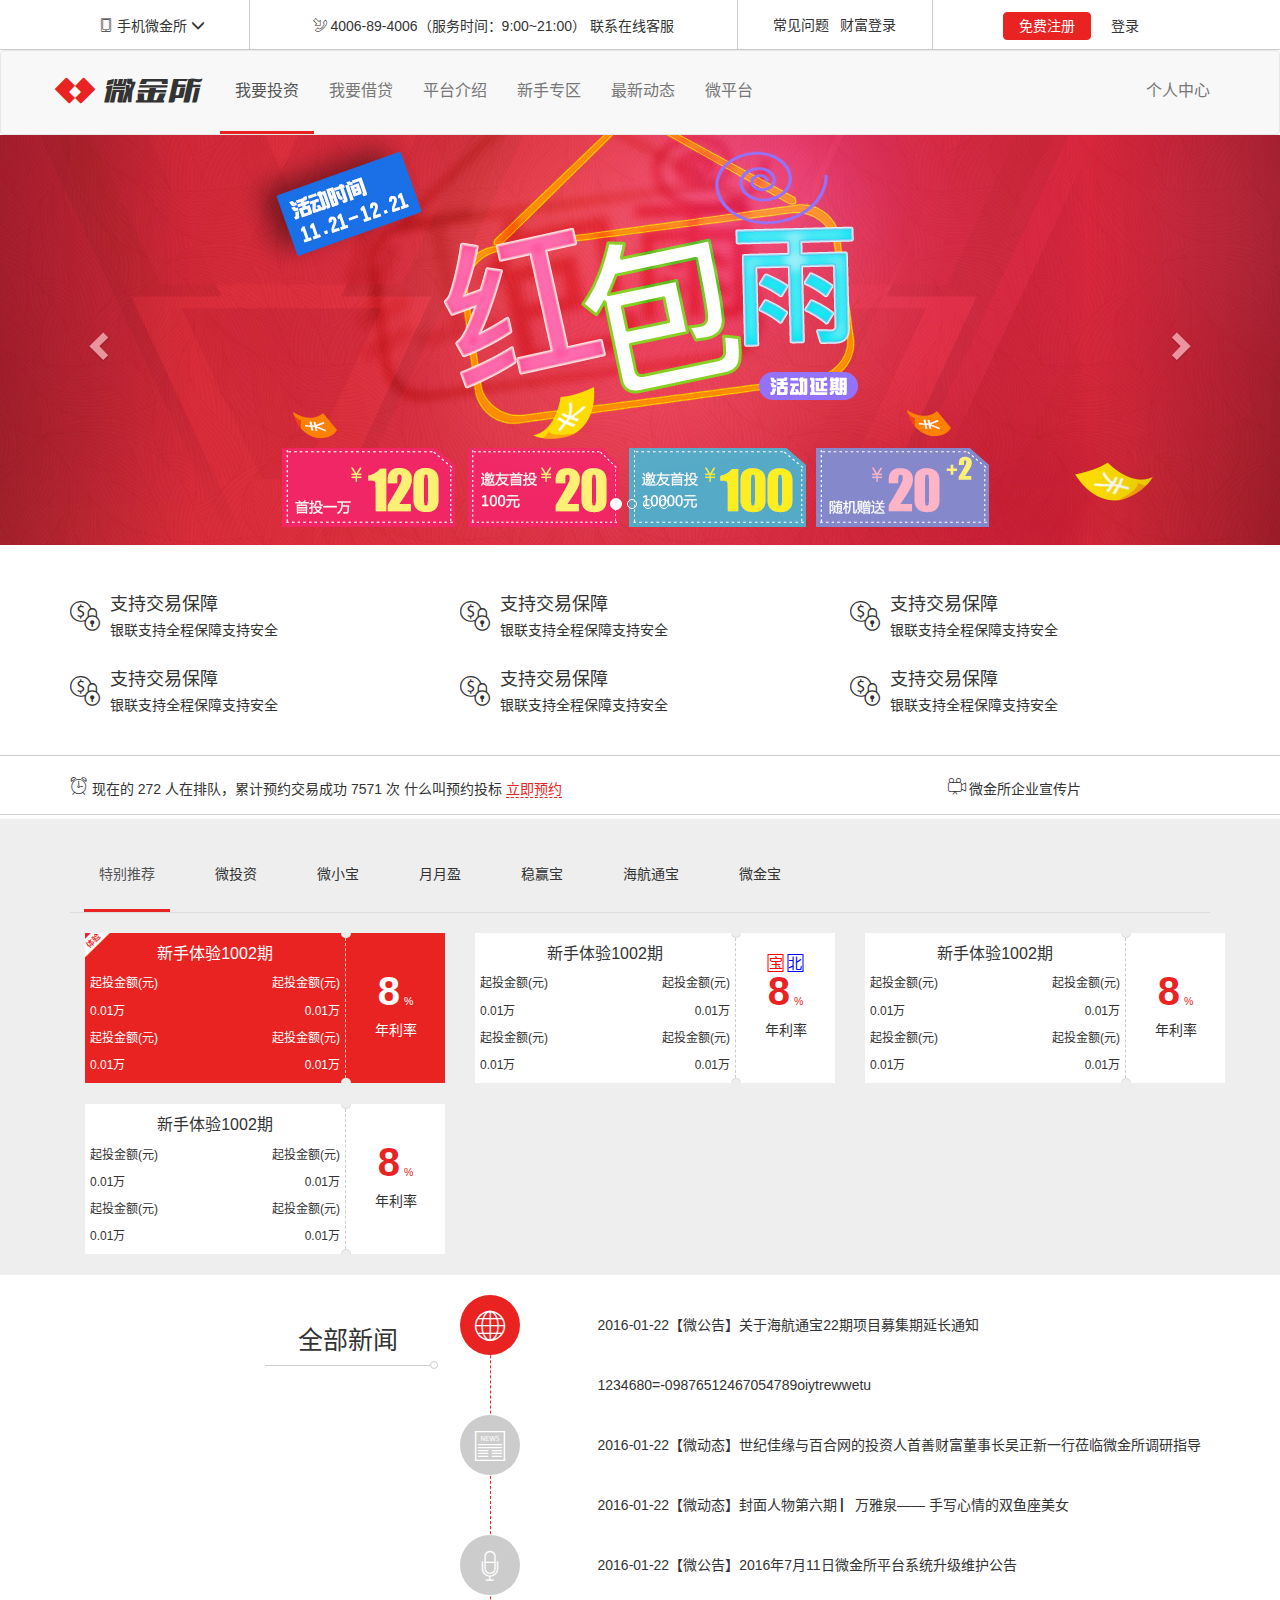
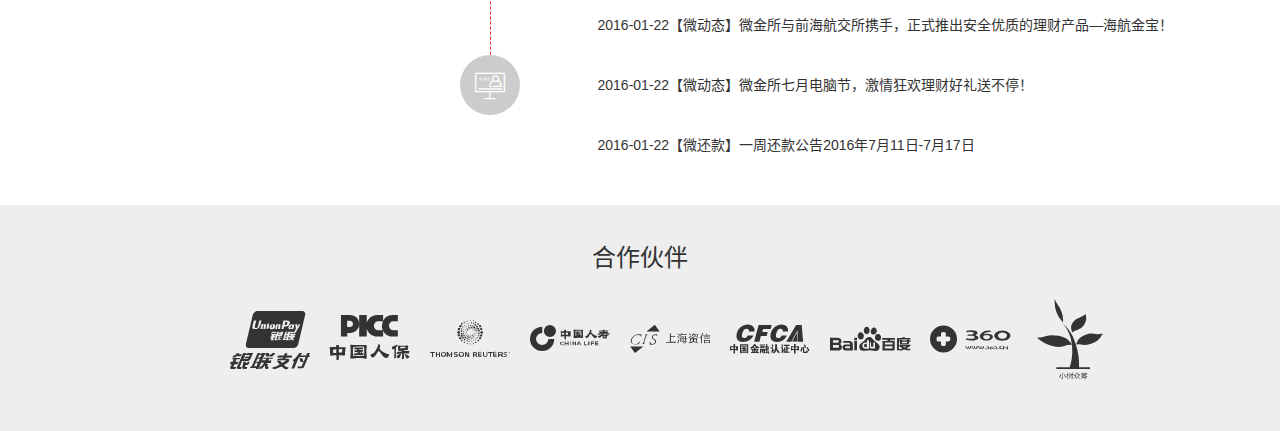
<file: index.html>
<!DOCTYPE html>
<html lang="zh-CN">
<head>
    <meta charset="utf-8">
    <meta http-equiv="X-UA-Compatible" content="IE=edge">
    <meta name="viewport" content="width=device-width, initial-scale=1">
    <title>手机-微金所</title>
    <link href="./lib/bootstrap/css/bootstrap.css" rel="stylesheet">
    <!--引入公共样式文件--字体图标-->
    <link rel="stylesheet" href="./css/base.css">
    <!--引入当前页面的样式文件-->
    <link rel="stylesheet" href="./css/wjs_index.css">

    <!--引入独立的导航条样式-->
    <!--<link rel="stylesheet" href="./css/wjs_nav.css">-->
    <!--[if lt IE 9]>
    <script src="./lib/html5shiv/html5shiv.min.js"></script>
    <script src="./lib/respond/respond.js"></script>

    <![endif]-->


<!--    <link rel="stylesheet" href="css/test.css">
    <link rel="stylesheet/less" href="css/test.less">-->

</head>
<body>

<!--头部块-->
<header class="wjs_header hidden-xs hidden-sm">
    <div class="container">
        <div class="row">
            <div class="col-md-2">
                <a href="javascript:;" class="wjs_code">
                    <span class="wjs_icon wjs_icon_phone"></span>
                    <span>手机微金所</span>
                    <span class="glyphicon glyphicon-menu-down"></span>
                    <img src="./images/code.jpg" alt="">
                </a>
            </div>
            <div class="col-md-5">
                <span class="wjs_icon wjs_icon_tel"></span>
                <a href="javascript:;">4006-89-4006（服务时间：9:00~21:00） 联系在线客服</a>
            </div>
            <div class="col-md-2">
                <a href="javascript:;">常见问题</a>&nbsp;&nbsp;
                <a href="javascript:;">财富登录</a>
            </div>
            <div class="col-md-3">
                <button type="button" class="btn btn-danger">免费注册</button>
                <button type="button" class="btn btn-link">登录</button>
            </div>
        </div>
    </div>
</header>
<!--导航条-->
<nav class="navbar navbar-default wjs_nav">
        <div class="container">
           <div class="row">
            <div class="navbar-header">
                <button type="button" class="navbar-toggle collapsed" data-toggle="collapse" data-target="#bs-example-navbar-collapse-1" aria-expanded="false">
                    <span class="sr-only">Toggle navigation</span>
                    <span class="icon-bar"></span>
                    <span class="icon-bar"></span>
                    <span class="icon-bar"></span>
                </button>
                <a class="navbar-brand" href="#">
                    <span class="wjs_icon wjs_icon_logo"></span>
                    <span class="wjs_icon wjs_icon_text"></span>
                </a>
            </div>
            <div class="collapse navbar-collapse" id="bs-example-navbar-collapse-1">
                <ul class="nav navbar-nav hidden-sm">
                    <li class="active"><a href="#">我要投资 <span class="sr-only">(current)</span></a></li>
                    <li><a href="#">我要借贷</a></li>
                    <li><a href="#">平台介绍</a></li>
                    <li><a href="#">新手专区</a></li>
                    <li><a href="#">最新动态</a></li>
                    <li><a href="#">微平台</a></li>
                </ul>
                <ul class="nav navbar-nav navbar-right">
                    <li><a href="#">个人中心</a></li>
                </ul>
            </div>
           </div>
        </div>
    </nav>
<!--轮播图-->
<div class="wjs_banner">
    <div id="carousel-example-generic" class="carousel slide" data-ride="carousel">
        <!-- Indicators -->
        <ol class="carousel-indicators">
            <li data-target="#carousel-example-generic" data-slide-to="0" class="active"></li>
            <li data-target="#carousel-example-generic" data-slide-to="1"></li>
            <li data-target="#carousel-example-generic" data-slide-to="2"></li>
            <li data-target="#carousel-example-generic" data-slide-to="3"></li>
        </ol>

        <!-- Wrapper for slides -->
        <div class="carousel-inner" role="listbox">
            <div class="item active" data-large-image="./images/slide_01_2000x410.jpg" data-small-image="./images/slide_01_640x340.jpg">
                <!--&lt;!&ndash;移动端&ndash;&gt;
                <a href="javascript:;" class="mobileImg">
                    <img src="./images/slide_01_640x340.jpg" alt="...">
                </a>
                &lt;!&ndash;非移动端&ndash;&gt;
                <a href="javascript:;" class="pcImg" style="background-image: url('./images/slide_01_2000x410.jpg');"></a>-->
            </div>
            <div class="item" data-large-image="./images/slide_02_2000x410.jpg" data-small-image="./images/slide_02_640x340.jpg">

        </div>
                           <div class="item" data-large-image="./images/slide_03_2000x410.jpg" data-small-image="./images/slide_03_640x340.jpg">

            </div>
            <div class="item" data-large-image="./images/slide_04_2000x410.jpg" data-small-image="./images/slide_04_640x340.jpg">

            </div>
        </div>
        <a class="left carousel-control" href="#carousel-example-generic" role="button" data-slide="prev">
            <span class="glyphicon glyphicon-chevron-left" aria-hidden="true"></span>
            <span class="sr-only">Previous</span>
        </a>
        <a class="right carousel-control" href="#carousel-example-generic" role="button" data-slide="next">
            <span class="glyphicon glyphicon-chevron-right" aria-hidden="true"></span>
            <span class="sr-only">Next</span>
        </a>
    </div>
</div>
<!--信息块-->
<div class="wjs_info hidden-xs">
    <div class="container">
        <div class="row">
            <div class="col-sm-6 col-md-4">
                <a href="javascript:;">
                    <div class="media">
                        <span class="media-left wjs_icon wjs_icon_E900"></span>
                        <div class="media-body">
                            <h4 class="media-heading">支持交易保障</h4>
                            <p>银联支持全程保障支持安全</p>
                        </div>
                    </div>
                </a>
            </div>
            <div class="col-sm-6 col-md-4">
                <a href="javascript:;">
                    <div class="media">
                        <span class="media-left wjs_icon wjs_icon_E900"></span>
                        <div class="media-body">
                            <h4 class="media-heading">支持交易保障</h4>
                            <p>银联支持全程保障支持安全</p>
                        </div>
                    </div>
                </a>
            </div>
            <div class="col-sm-6 col-md-4">
                <a href="javascript:;">
                    <div class="media">
                        <span class="media-left wjs_icon wjs_icon_E900"></span>
                        <div class="media-body">
                            <h4 class="media-heading">支持交易保障</h4>
                            <p>银联支持全程保障支持安全</p>
                        </div>
                    </div>
                </a>
            </div>
            <div class="col-sm-6 col-md-4">
                <a href="javascript:;">
                    <div class="media">
                        <span class="media-left wjs_icon wjs_icon_E900"></span>
                        <div class="media-body">
                            <h4 class="media-heading">支持交易保障</h4>
                            <p>银联支持全程保障支持安全</p>
                        </div>
                    </div>
                </a>
            </div>
            <div class="col-sm-6 col-md-4">
                <a href="javascript:;">
                    <div class="media">
                        <span class="media-left wjs_icon wjs_icon_E900"></span>
                        <div class="media-body">
                            <h4 class="media-heading">支持交易保障</h4>
                            <p>银联支持全程保障支持安全</p>
                        </div>
                    </div>
                </a>
            </div>
            <div class="col-sm-6 col-md-4">
                <a href="javascript:;">
                    <div class="media">
                        <span class="media-left wjs_icon wjs_icon_E900"></span>
                        <div class="media-body">
                            <h4 class="media-heading">支持交易保障</h4>
                            <p>银联支持全程保障支持安全</p>
                        </div>
                    </div>
                </a>
            </div>
        </div>
    </div>
</div>
<!--预约块-->
<div class="wjs_reverse hidden-xs">
    <div class="container">
        <div class="row">
            <div class="col-sm-9">
                <span class="wjs_icon wjs_icon_E906"></span>
                现在的 272 人在排队，累计预约交易成功 7571 次
                <a href="javascript:;">什么叫预约投标</a>
                <a href="javascript:;" class="reverse_now">立即预约</a>
            </div>
            <div class="col-sm-3">
                <span class="wjs_icon wjs_icon_E905"></span>
                <a href="javascript:;">微金所企业宣传片</a>
            </div>
        </div>
    </div>
</div>
<!--产品块-->
<div class="wjs_product">
    <div class="container">
        <div class="tabs_parent">
            <ul class="nav nav-tabs" role="tablist">
                <li role="presentation" class="active"><a href="#p1" aria-controls="p1" role="tab" data-toggle="tab">特别推荐</a></li>
                <li role="presentation"><a href="#p2" aria-controls="p2" role="tab" data-toggle="tab">微投资</a></li>
                <li role="presentation"><a href="#p3" aria-controls="p3" role="tab" data-toggle="tab">微小宝</a></li>
                <li role="presentation"><a href="#p4" aria-controls="p4" role="tab" data-toggle="tab">月月盈</a></li>
                <li role="presentation"><a href="#p5" aria-controls="p5" role="tab" data-toggle="tab">稳赢宝</a></li>
                <li role="presentation"><a href="#p6" aria-controls="p6" role="tab" data-toggle="tab">海航通宝</a></li>
                <li role="presentation"><a href="#p7" aria-controls="p7" role="tab" data-toggle="tab">微金宝</a></li>
            </ul>
        </div>
        <div class="tab-content">
            <div role="tabpanel" class="tab-pane active" id="p1">
                <div class="container">
                    <div class="row">
                        <div class="col-xs-12 col-sm-6 col-md-4">
                            <div class="wjs_pBox active">
                                <div class="wjs_pLeft">
                                    <p>新手体验1002期</p>
                                    <div class="row">
                                        <div class="col-xs-6">
                                            <p>起投金额(元)</p>
                                            <p>0.01万</p>
                                        </div>
                                        <div class="col-xs-6">
                                            <p>起投金额(元)</p>
                                            <p>0.01万</p>
                                        </div>
                                        <div class="col-xs-6">
                                            <p>起投金额(元)</p>
                                            <p>0.01万</p>
                                        </div>
                                        <div class="col-xs-6">
                                            <p>起投金额(元)</p>
                                            <p>0.01万</p>
                                        </div>
                                    </div>
                                </div>
                                <div class="wjs_pRight">
                                    <b>8</b>
                                    <sub>%</sub>
                                    <p>年利率</p>
                                </div>
                            </div>
                        </div>
                        <div class="col-xs-12 col-sm-6 col-md-4">
                            <div class="wjs_pBox">
                                <div class="wjs_pLeft">
                                    <p>新手体验1002期</p>
                                    <div class="row">
                                        <div class="col-xs-6">
                                            <p>起投金额(元)</p>
                                            <p>0.01万</p>
                                        </div>
                                        <div class="col-xs-6">
                                            <p>起投金额(元)</p>
                                            <p>0.01万</p>
                                        </div>
                                        <div class="col-xs-6">
                                            <p>起投金额(元)</p>
                                            <p>0.01万</p>
                                        </div>
                                        <div class="col-xs-6">
                                            <p>起投金额(元)</p>
                                            <p>0.01万</p>
                                        </div>
                                    </div>
                                </div>
                                <div class="wjs_pRight">
                                    <div class="wjs_tip">
                                        <!--<span>宝</span>-->
                                        <!--type="button":说明当前工具提示的类型，类型默认是按钮，如果不需要，可以修改为其它任意的元素类型-->
                                        <!--data-toggle="tooltip":说明当前插件/组件是一工具提示-->
                                        <!--data-placement="top"：提示出现的位置-->
                                        <!--title="提示文本"-->
                                        <span data-toggle="tooltip" data-placement="top" title="微金宝">宝</span>

                                        <span data-toggle="tooltip" data-placement="top" title="北京市">北</span>
                                    </div>
                                    <b>8</b>
                                    <sub>%</sub>
                                    <p>年利率</p>
                                </div>
                            </div>
                        </div>
                        <div class="col-xs-12 col-sm-6 col-md-4">
                            <div class="wjs_pBox">
                                <div class="wjs_pLeft">
                                    <p>新手体验1002期</p>
                                    <div class="row">
                                        <div class="col-xs-6">
                                            <p>起投金额(元)</p>
                                            <p>0.01万</p>
                                        </div>
                                        <div class="col-xs-6">
                                            <p>起投金额(元)</p>
                                            <p>0.01万</p>
                                        </div>
                                        <div class="col-xs-6">
                                            <p>起投金额(元)</p>
                                            <p>0.01万</p>
                                        </div>
                                        <div class="col-xs-6">
                                            <p>起投金额(元)</p>
                                            <p>0.01万</p>
                                        </div>
                                    </div>
                                </div>
                                <div class="wjs_pRight">
                                    <b>8</b>
                                    <sub>%</sub>
                                    <p>年利率</p>
                                </div>
                            </div>
                        </div>
                        <div class="col-xs-12 col-sm-6 col-md-4">
                            <div class="wjs_pBox">
                                <div class="wjs_pLeft">
                                    <p>新手体验1002期</p>
                                    <div class="row">
                                        <div class="col-xs-6">
                                            <p>起投金额(元)</p>
                                            <p>0.01万</p>
                                        </div>
                                        <div class="col-xs-6">
                                            <p>起投金额(元)</p>
                                            <p>0.01万</p>
                                        </div>
                                        <div class="col-xs-6">
                                            <p>起投金额(元)</p>
                                            <p>0.01万</p>
                                        </div>
                                        <div class="col-xs-6">
                                            <p>起投金额(元)</p>
                                            <p>0.01万</p>
                                        </div>
                                    </div>
                                </div>
                                <div class="wjs_pRight">
                                    <b>8</b>
                                    <sub>%</sub>
                                    <p>年利率</p>
                                </div>
                            </div>
                        </div>
                    </div>
                </div>
            </div>
            <div role="tabpanel" class="tab-pane" id="p2">2</div>
            <div role="tabpanel" class="tab-pane" id="p3">3</div>
            <div role="tabpanel" class="tab-pane" id="p4">4</div>
            <div role="tabpanel" class="tab-pane" id="p5">5</div>
            <div role="tabpanel" class="tab-pane" id="p6">6</div>
            <div role="tabpanel" class="tab-pane" id="p7">7</div>
        </div>
    </div>
</div>
<!--新闻块-->
<div class="wjs_news">
    <div class="container">
        <div class="row">
            <div class="col-md-2 col-md-offset-2">
                <h3 class="wjs_nTitle">全部新闻</h3>
            </div>
            <div class="col-md-1">
                <div class="wjs_newsLine hidden-xs hidden-sm"></div>
                <ul class="nav nav-tabs" role="tablist">
                    <li role="presentation" class="active"><a href="#home" aria-controls="home" role="tab" data-toggle="tab"><span class="wjs_icon wjs_icon_new01"></span></a></li>
                    <li role="presentation"><a href="#profile" aria-controls="profile" role="tab" data-toggle="tab"><span class="wjs_icon wjs_icon_new02"></span></a></li>
                    <li role="presentation"><a href="#messages" aria-controls="messages" role="tab" data-toggle="tab"><span class="wjs_icon wjs_icon_new03"></span></a></li>
                    <li role="presentation"><a href="#settings" aria-controls="settings" role="tab" data-toggle="tab"><span class="wjs_icon wjs_icon_new04"></span></a></li>
                </ul>
            </div>
            <div class="col-md-7">
                <div class="tab-content">
                    <div role="tabpanel" class="tab-pane active" id="home">
                        <ul class="wjs_newslist">
                            <li>
                                <a href="">
                                    <span class="hidden-xs">2016-01-22</span>【微公告】关于海航通宝22期项目募集期延长通知1234680=-09876512467054789oiytrewwetu
                                </a>
                            </li>
                            <li>
                                <a href="">
                                    <span class="hidden-xs">2016-01-22</span>【微动态】世纪佳缘与百合网的投资人首善财富董事长吴正新一行莅临微金所调研指导
                                </a>
                            </li>
                            <li>
                                <a href="">
                                    <span class="hidden-xs">2016-01-22</span>【微动态】封面人物第六期 ▏万雅泉—— 手写心情的双鱼座美女
                                </a>
                            </li>
                            <li>
                                <a href="">
                                    <span class="hidden-xs">2016-01-22</span>【微公告】2016年7月11日微金所平台系统升级维护公告
                                </a>
                            </li>
                            <li>
                                <a href="">
                                    <span class="hidden-xs">2016-01-22</span>【微动态】微金所与前海航交所携手，正式推出安全优质的理财产品—海航金宝！
                                </a>
                            </li>
                            <li>
                                <a href="">
                                    <span class="hidden-xs">2016-01-22</span>【微动态】微金所七月电脑节，激情狂欢理财好礼送不停！
                                </a>
                            </li>
                            <li>
                                <a href="">
                                    <span class="hidden-xs">2016-01-22</span>【微还款】一周还款公告2016年7月11日-7月17日
                                </a>
                            </li>
                        </ul>

                    </div>
                    <div role="tabpanel" class="tab-pane" id="profile">2</div>
                    <div role="tabpanel" class="tab-pane" id="messages">3</div>
                    <div role="tabpanel" class="tab-pane" id="settings">4</div>
                </div>
            </div>
        </div>
    </div>
</div>
<!--合作伙伴-->
<footer class="wjs_partner">
    <div class="container">
        <h3>合作伙伴</h3>
        <ul>
            <li class="text-center">
                <a href="javascript:;" class="wjs_icon wjs_icon_partner01"></a>
            </li>
            <li>
                <a href="javascript:;" class="wjs_icon wjs_icon_partner02"></a>
            </li>
            <li>
                <a href="javascript:;" class="wjs_icon wjs_icon_partner03"></a>
            </li>
            <li>
                <a href="javascript:;" class="wjs_icon wjs_icon_partner04"></a>
            </li>
            <li>
                <a href="javascript:;" class="wjs_icon wjs_icon_partner05"></a>
            </li>
            <li>
                <a href="javascript:;" class="wjs_icon wjs_icon_partner06"></a>
            </li>
            <li>
                <a href="javascript:;" class="wjs_icon wjs_icon_partner07"></a>
            </li>
            <li>
                <a href="javascript:;" class="wjs_icon wjs_icon_partner08"></a>
            </li>
            <li>
                <a href="javascript:;" class="wjs_icon wjs_icon_partner09"></a>
            </li>
        </ul>
    </div>
</footer>

<script src="./lib/jquery/jquery.min.js"></script>
<script src="./lib/bootstrap/js/bootstrap.min.js"></script>
<!--引入滑动插件-->
<script src="./js/iscroll.js"></script>
<!--引入轮播图的js文件-->
<script src="./js/wjs-index.js"></script>
</body>
</html>
</file>
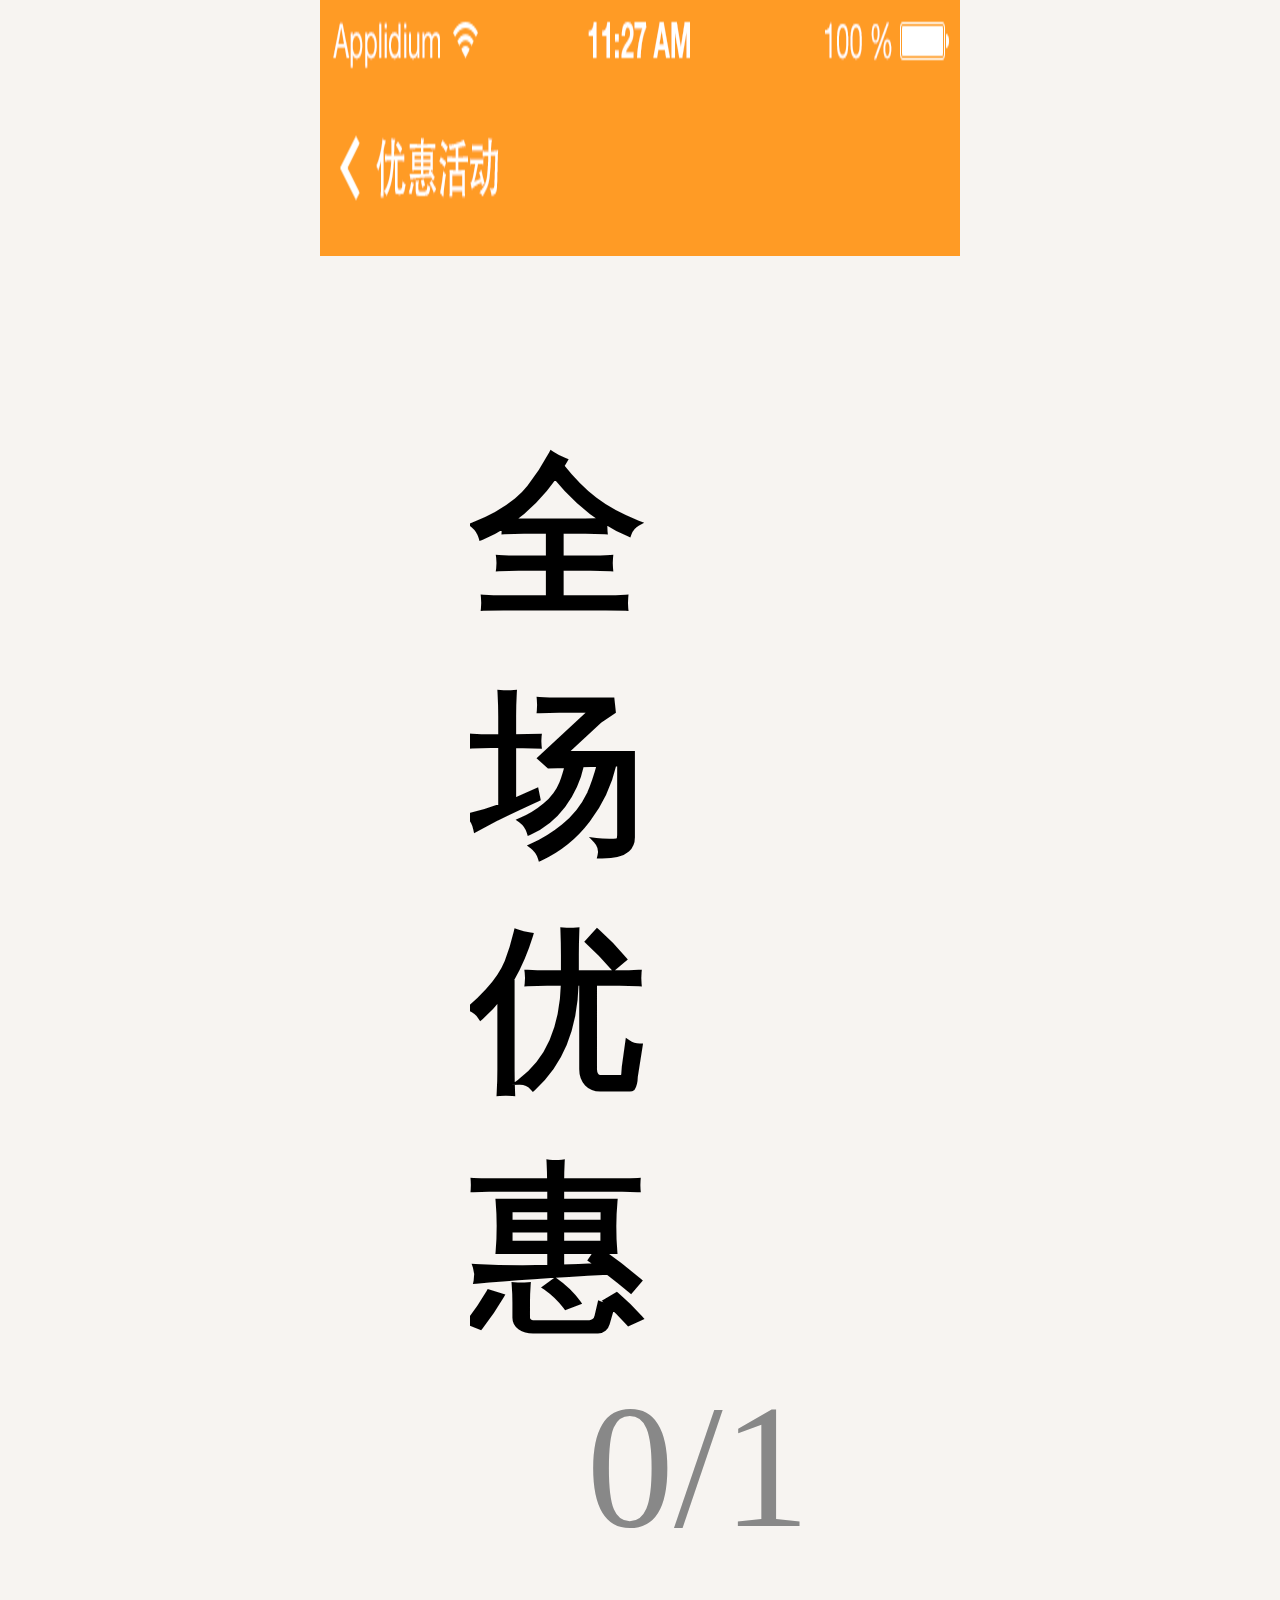
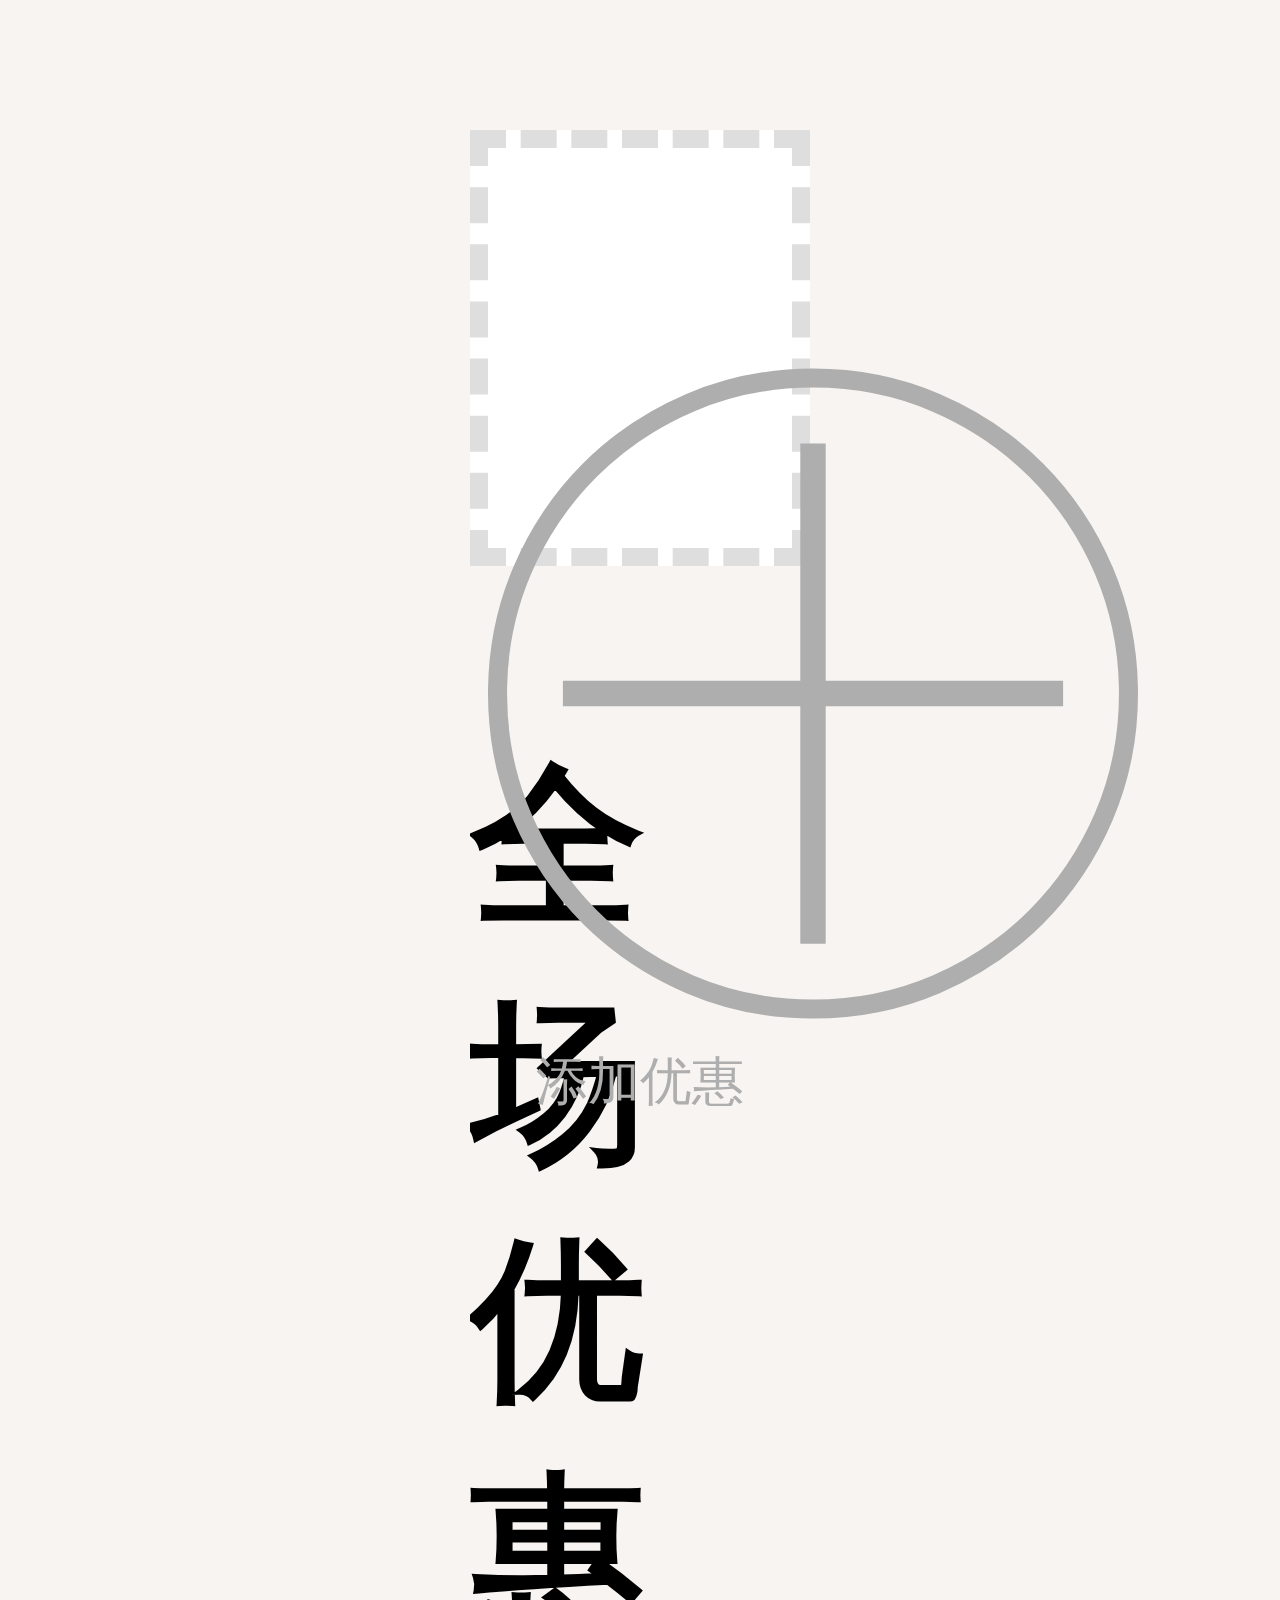
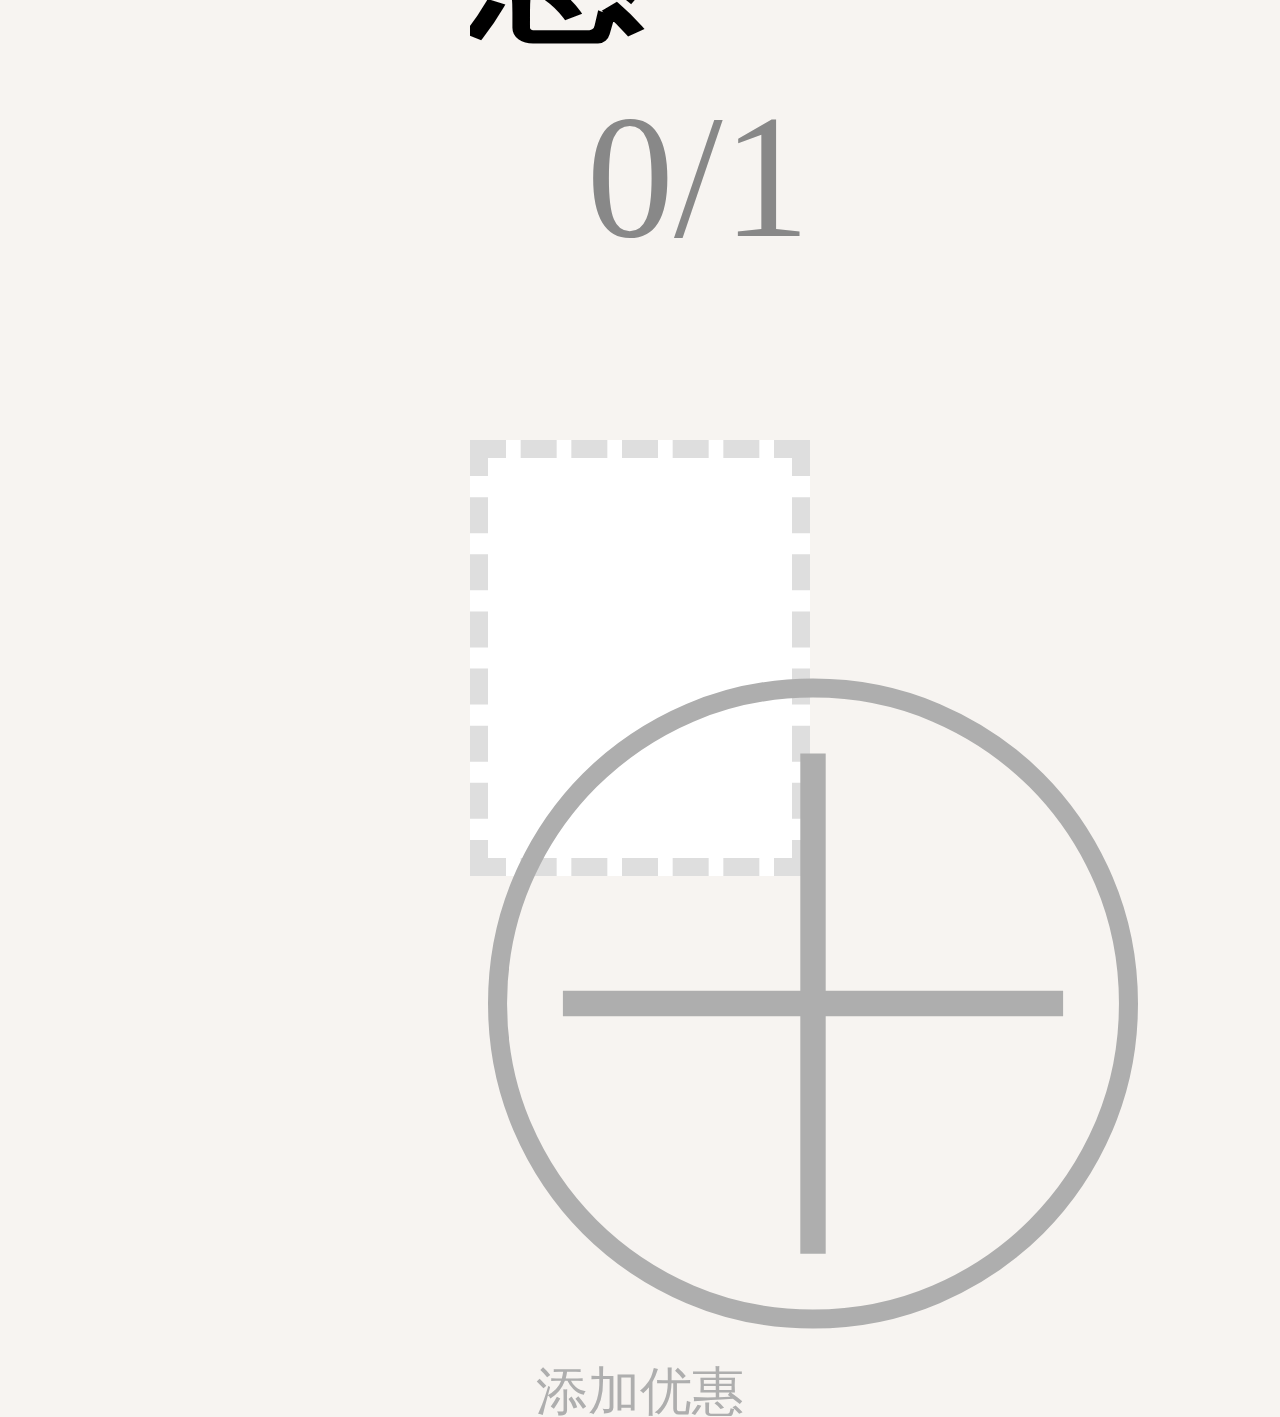
<file: demo/index.html>
<!DOCTYPE html>
<html lang="en">
<head>
    <meta charset="UTF-8">
    <meta name="viewport"
          content="width=device-width, user-scalable=no, initial-scale=1.0, maximum-scale=1.0, minimum-scale=1.0">
    <!--直接引入less文件-->
    <link rel="stylesheet/less" href="./css/index.less">
    <link rel="stylesheet" href="css/adapter.css">
    <!--引入能够解析less文件的js插件-->
    <script src="./js/less.js"></script>
    <link rel="stylesheet" href="css/base.css">
    <script src="js/jquery.min.js"></script>
    <title>优惠活动</title>


    <style>
        .navTop img{
            width: 100%;
            display: block;
            height: 1.28rem;

        }
    </style>
</head>
<body>
<div class="layout">
    <div class="navTop">
        <img src="./images/topnav.png" alt="">
    </div>
    <div class="items">
        <div class="title">
            <h4>全场优惠</h4>
            <span>0/1</span>
        </div>
        <div class="item">
            <a href="javascript:;" class="icon-add">
                <span>添加优惠</span>
            </a>
        </div>
        <div class="title">
            <h4>全场优惠</h4>
            <span>0/1</span>
        </div>
        <div class="item" id="aa">
            <a href="javascript:;" class="icon-add">
                <span>添加优惠</span>
            </a>
        </div>
    </div>
    <div class="tips" ></div>
</div>
</body>
<script>
    $(window).on('resize',function(){
        var width=$(window).width();
        var size=width/640*100;
        $('html').css('font-size',size);
    }).trigger('resize');
</script>
</html>
</file>
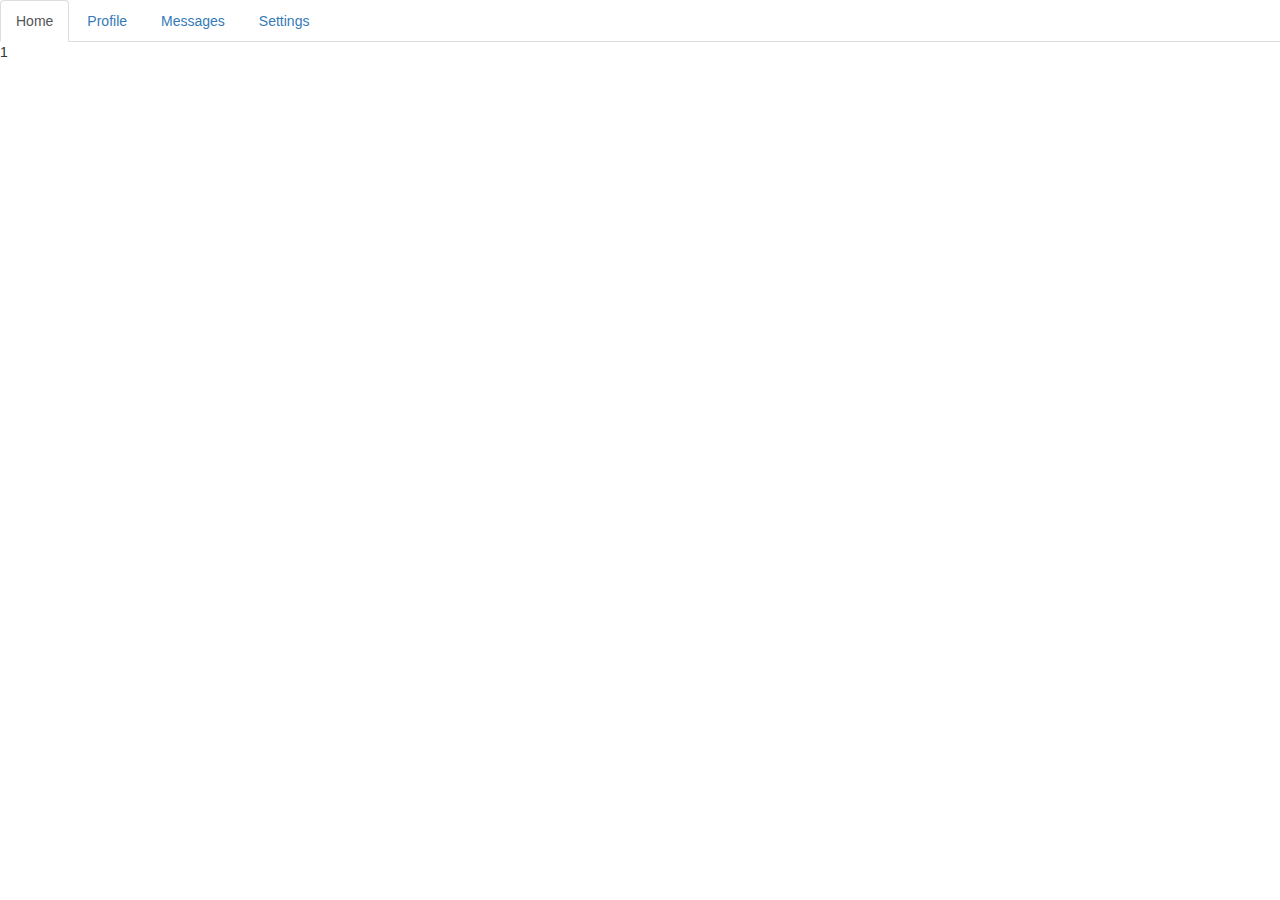
<file: 01-标签页使用-带注释.html>
<!DOCTYPE html>
<html lang="zh-CN">
<head>
    <meta charset="utf-8">
    <meta http-equiv="X-UA-Compatible" content="IE=edge">
    <meta name="viewport" content="width=device-width, initial-scale=1">
    <title>Bootstrap 101 Template</title>
    <link href="./lib/bootstrap/css/bootstrap.css" rel="stylesheet">
    <!--[if lt IE 9]>
    <script src="./lib/html5shiv/html5shiv.min.js"></script>
    <script src="./lib/respond/respond.js"></script>
    <![endif]-->
</head>
<body>
<div>

    <!-- Nav tabs 导航面板--导航条-->
    <ul class="nav nav-tabs" role="tablist">
        <!--href="#home"：锚链接，说明当前导航项链接到id号为home的面板上-->
        <!--data-toggle="tab"：它会触发一个事件，这个事件就是切换到指定的面板-->
        <li role="presentation" class="active"><a href="#p1" aria-controls="p1" role="tab" data-toggle="tab">Home</a></li>
        <li role="presentation"><a href="#p2" aria-controls="p2" role="tab" data-toggle="tab">Profile</a></li>
        <li role="presentation"><a href="#p3" aria-controls="p3" role="tab" data-toggle="tab">Messages</a></li>
        <li role="presentation"><a href="#p4" aria-controls="p4" role="tab" data-toggle="tab">Settings</a></li>
    </ul>

    <!-- Tab panes：内容面板 -->
    <div class="tab-content">
        <div role="tabpanel" class="tab-pane active" id="p1">1</div>
        <div role="tabpanel" class="tab-pane" id="p2">2</div>
        <div role="tabpanel" class="tab-pane" id="p3">3</div>
        <div role="tabpanel" class="tab-pane" id="p4">4</div>
    </div>

</div>
<script src="./lib/jquery/jquery.min.js"></script>
<script src="./lib/bootstrap/js/bootstrap.min.js"></script>
</body>
</html>
</file>
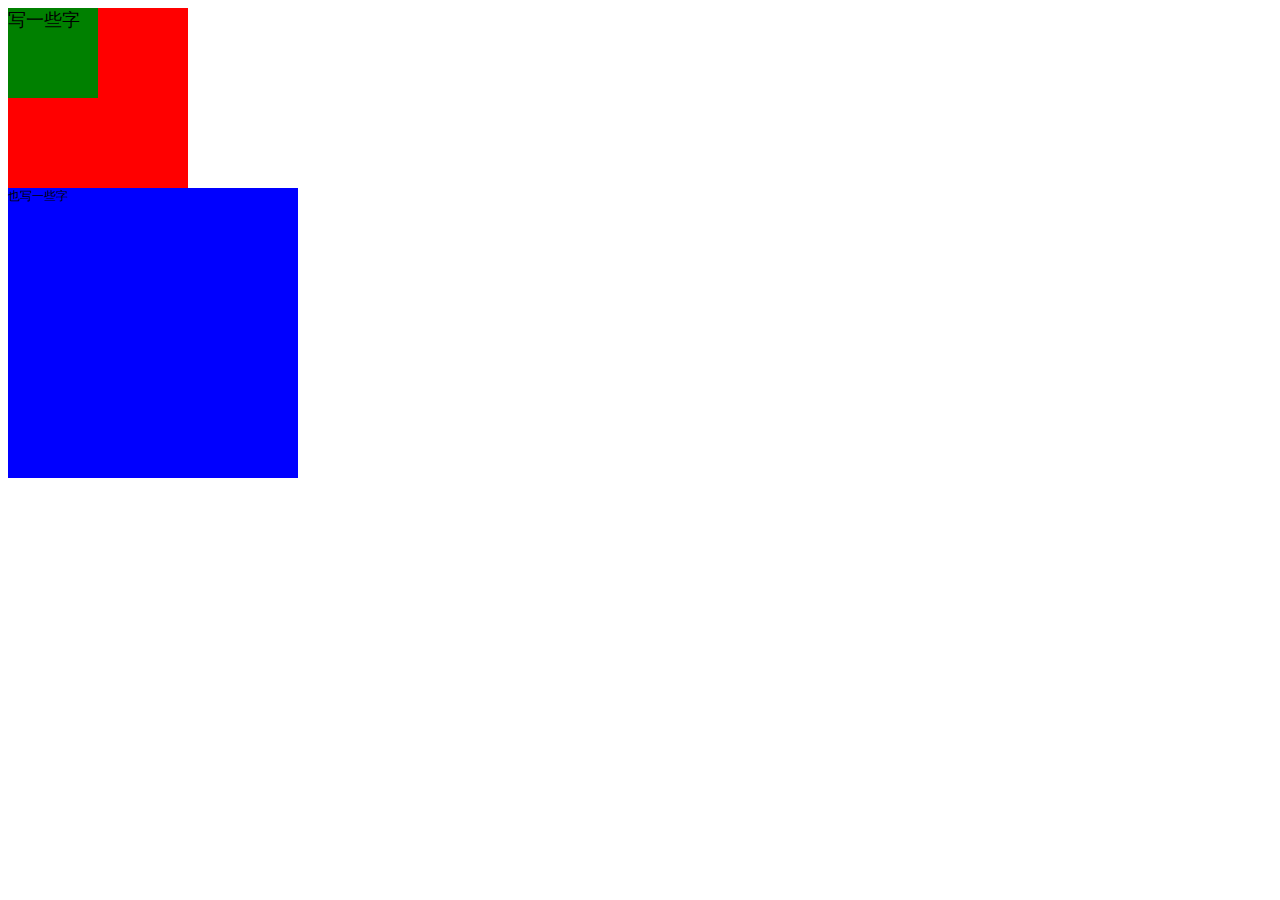
<file: 02-em和rem的使用.html>
<!DOCTYPE html>
<html lang="en">
<head>
    <meta charset="UTF-8">
    <title>Title</title>
    <style>
        html{
            font-size: 29px;
        }
        .box{
            /*width: 100px;
            height: 100px;*/
            /*em:就是一种长度单位，它是参照当前元素的字号，如果没有设置，就参照父容器或者当前浏览器的默认字号*/
            width:10em;
            height:10em;
            background-color: red;
            font-size: 18px; /*1em=16  18/16 em*/
        }
        /*rem是css3新增的一种长度单位，它是参照根元素(html)的字号*/
        .parent{
            width:10rem;  /* 1rem=30px*/
            height:10rem;
            background-color: blue;
            font-size: 12px;
        }

        .ww{
            /*width: 100px;
            height: 100px;*/
            /*em:就是一种长度单位，它是参照当前元素的字号，如果没有设置，就参照父容器或者当前浏览器的默认字号*/
            width:5em;
            height:5em;
            background-color: green;
            font-size: 18px; /*1em=16  18/16 em*/
        }
    </style>
</head>
<body>
<div class="box">
    <div class="ww">写一些字</div>

</div>
<div class="parent">
    也写一些字
</div>
</body>
</html>
</file>
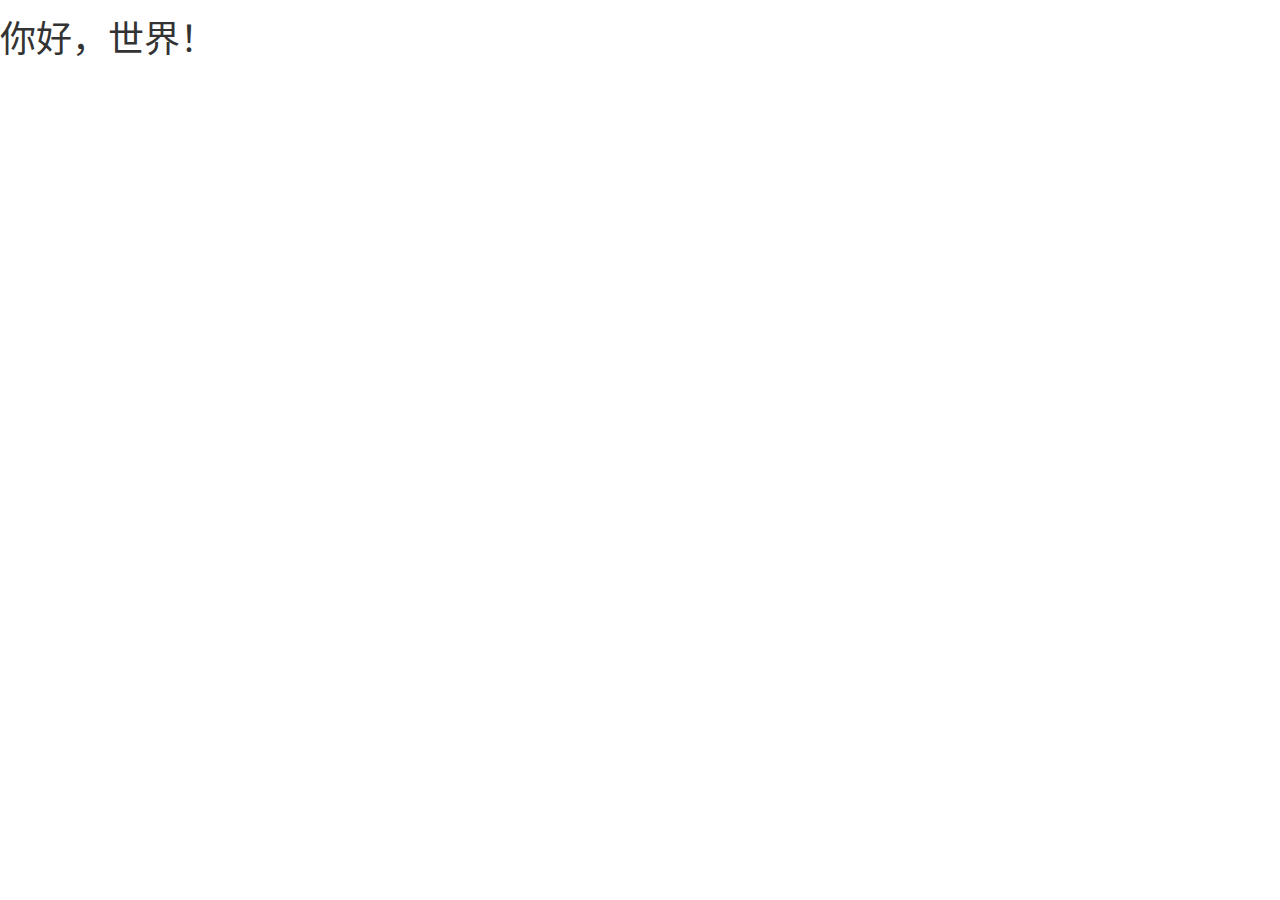
<file: template-带注释.html>
<!DOCTYPE html>
<html lang="zh-CN">
<head>
    <!--文档编码-->
    <meta charset="utf-8">
    <!--为了让IE以最新的标准和模式进行当前页面的渲染：为了让 IE 浏览器运行最新的渲染模式下-->
    <meta http-equiv="X-UA-Compatible" content="IE=edge">
    <!--移动端的适配-->
    <meta name="viewport" content="width=device-width, initial-scale=1">
    <!-- 上述3个meta标签*必须*放在最前面，任何其他内容都*必须*跟随其后！ -->
    <title>Bootstrap 101 Template</title>

    <!-- Bootstrap  引入当前bootstrap框架核心的样式文件 -->
    <link href="./lib/bootstrap/css/bootstrap.min.css" rel="stylesheet">

    <!-- HTML5 shim and Respond.js for IE8 support of HTML5 elements and media queries 在IE8及以下不支持响应式，所以引入文件是为了兼容IE8及以下版本的显示-->
    <!-- WARNING: Respond.js doesn't work if you view the page via file:// Respond.js如果通过file://打开则不会有效果，需要通过http:// |  https:// 协议打开-->
    <!--[if lt IE 9]>
    <script src="./lib/html5shiv/html5shiv.min.js"></script>
    <script src="./lib/respond/respond.js"></script>
    <![endif]-->
</head>
<body>
<h1>你好，世界！</h1>

<!-- jQuery (necessary for Bootstrap's JavaScript plugins) bootstrap是基于iQuery，所以先引入jq-->
<script src="./lib/jquery/jquery.min.js"></script>
<!-- Include all compiled plugins (below), or include individual files as needed 是bootstrap核心的js文件-->
<script src="./lib/bootstrap/js/bootstrap.min.js"></script>
</body>
</html>
</file>
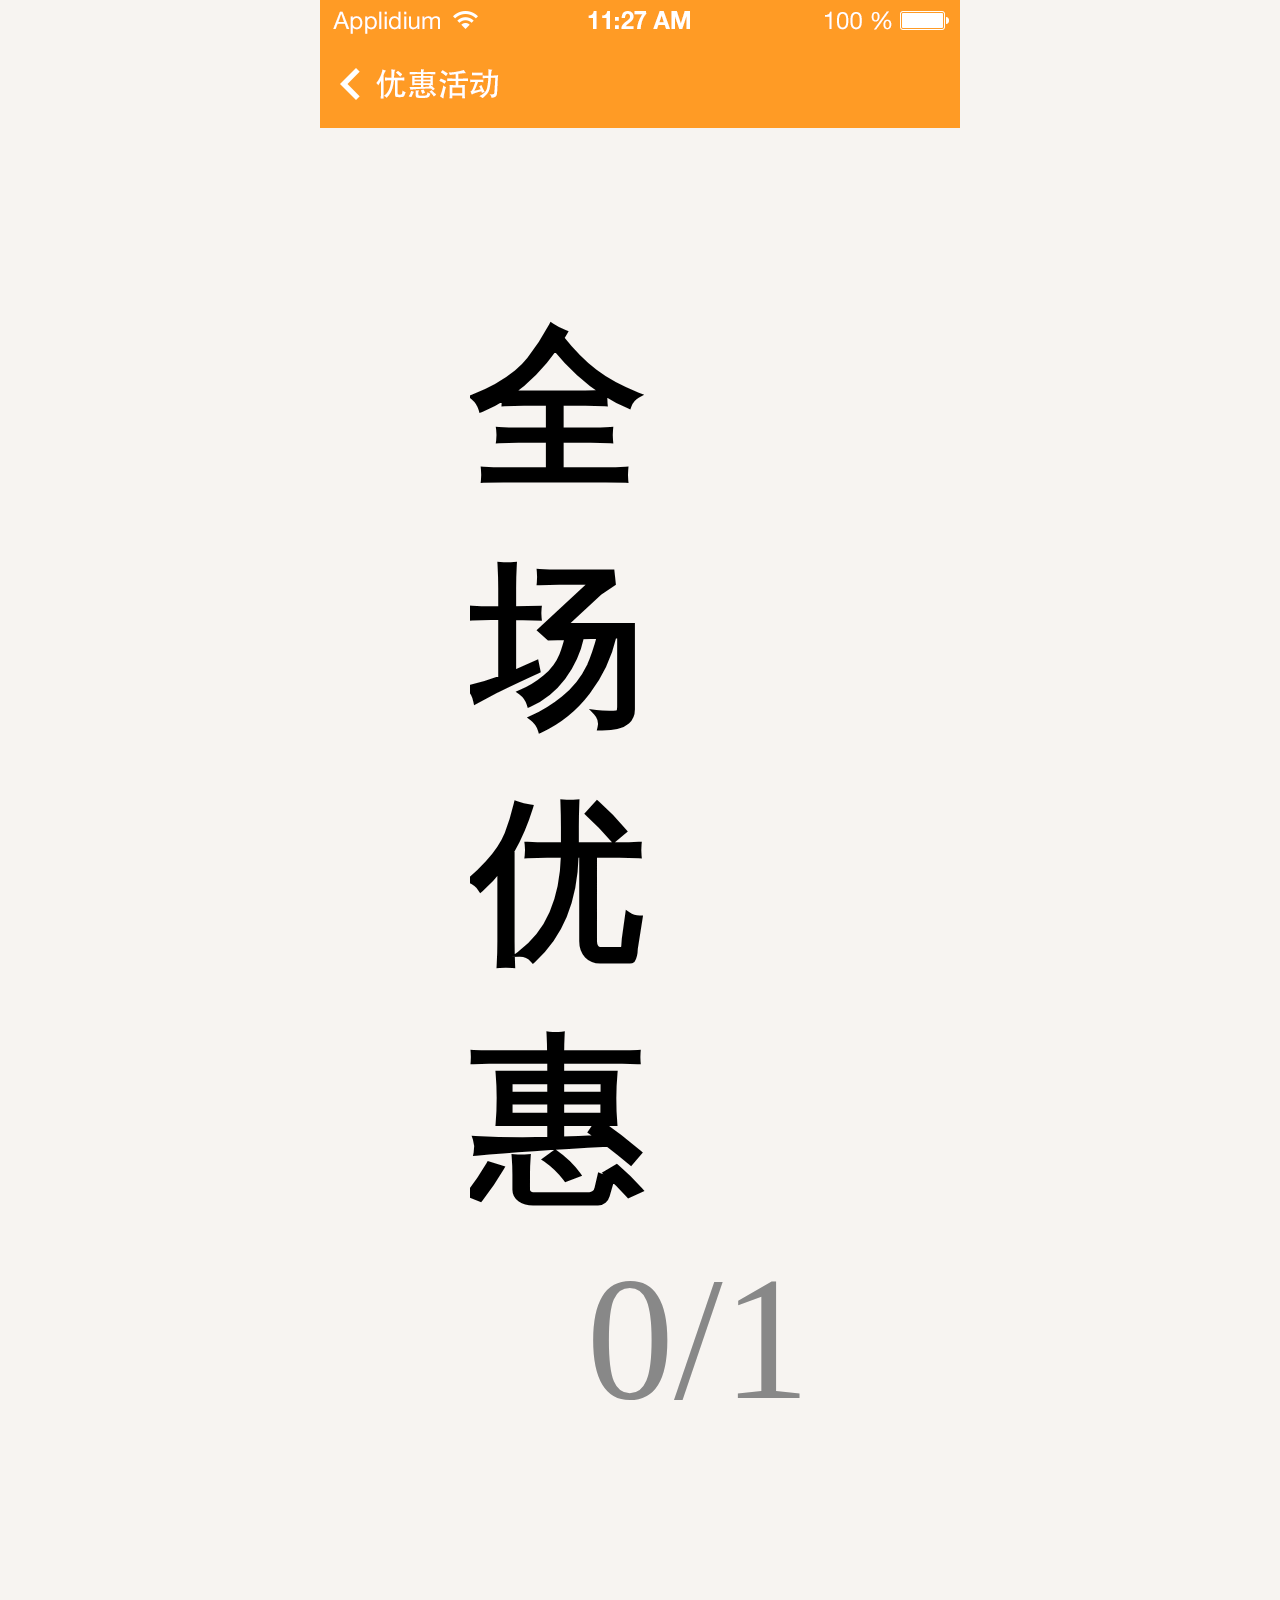
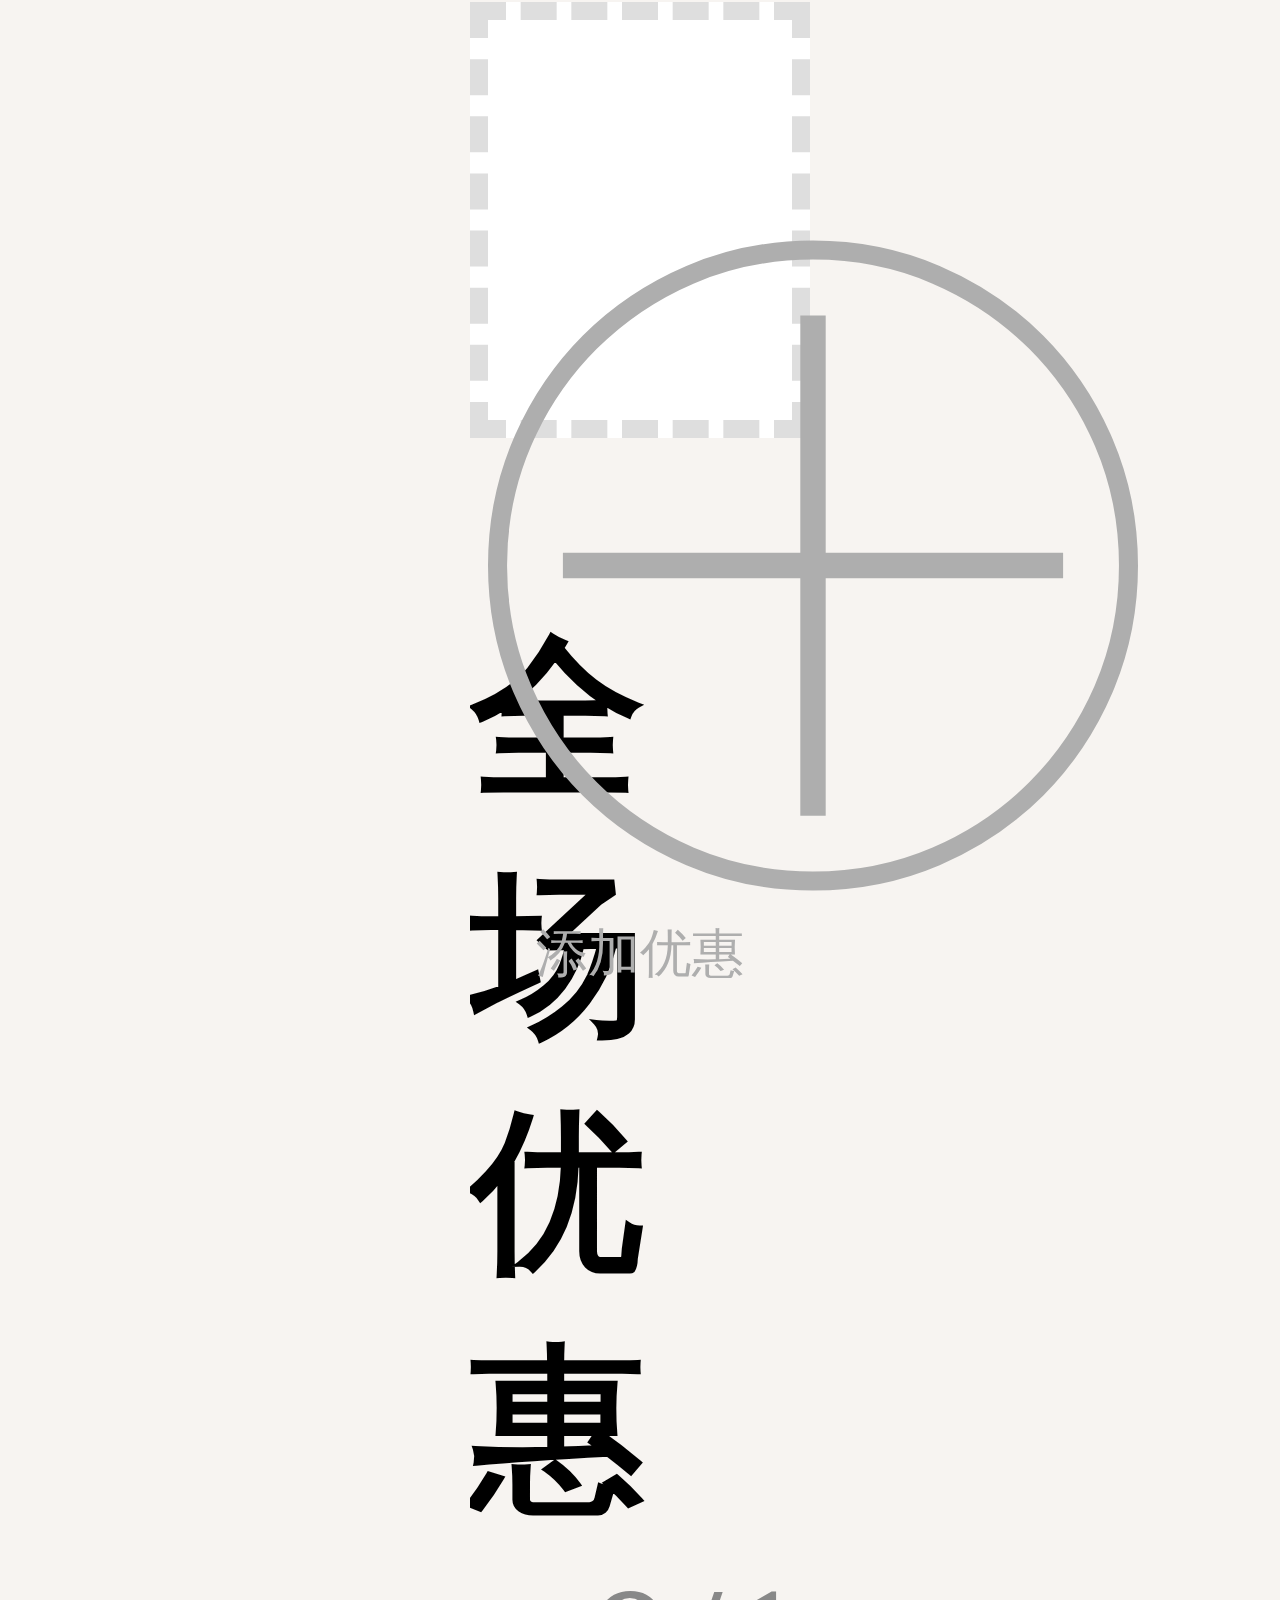
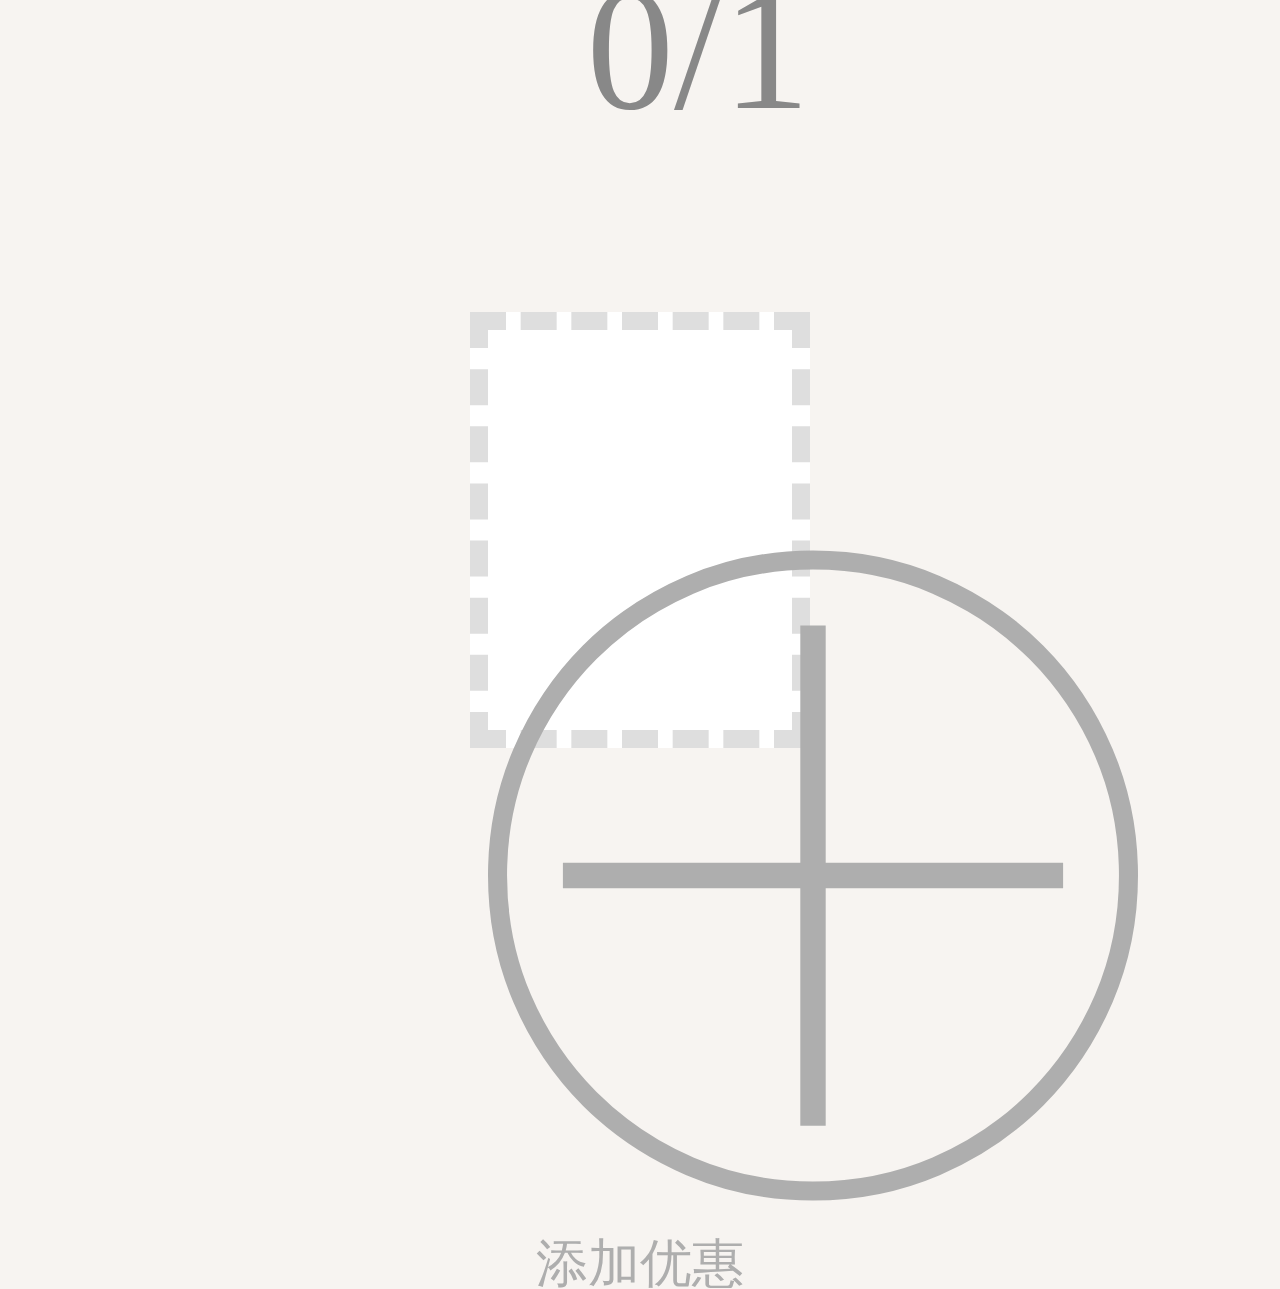
<file: demo/a.html>
<!DOCTYPE html>
<html lang="en">
<head>
    <meta charset="UTF-8">
    <meta name="viewport"
          content="width=device-width, user-scalable=no, initial-scale=1.0, maximum-scale=1.0, minimum-scale=1.0">
    <!--直接引入less文件-->
    <link rel="stylesheet/less" href="./css/index.less">
    <!--引入能够解析less文件的js插件-->
    <script src="./js/less.js"></script>

    <script src="js/jquery.min.js"></script>
    <script src="js/rem.js"></script>
    <title>优惠活动</title>
</head>
<body>
<div class="layout">
    <div class="navTop">
        <img src="./images/topnav.png" alt="">
    </div>
    <div class="items">
        <div class="title">
            <h4>全场优惠</h4>
            <span>0/1</span>
        </div>
        <div class="item">
            <a href="javascript:;" class="icon-add">
                <span>添加优惠</span>
            </a>
        </div>
        <div class="title">
            <h4>全场优惠</h4>
            <span>0/1</span>
        </div>
        <div class="item" id="aa">
            <a href="javascript:;" class="icon-add">
                <span>添加优惠</span>
            </a>
        </div>
    </div>
    <div class="tips" ></div>
</div>
</body>

</html>
</file>
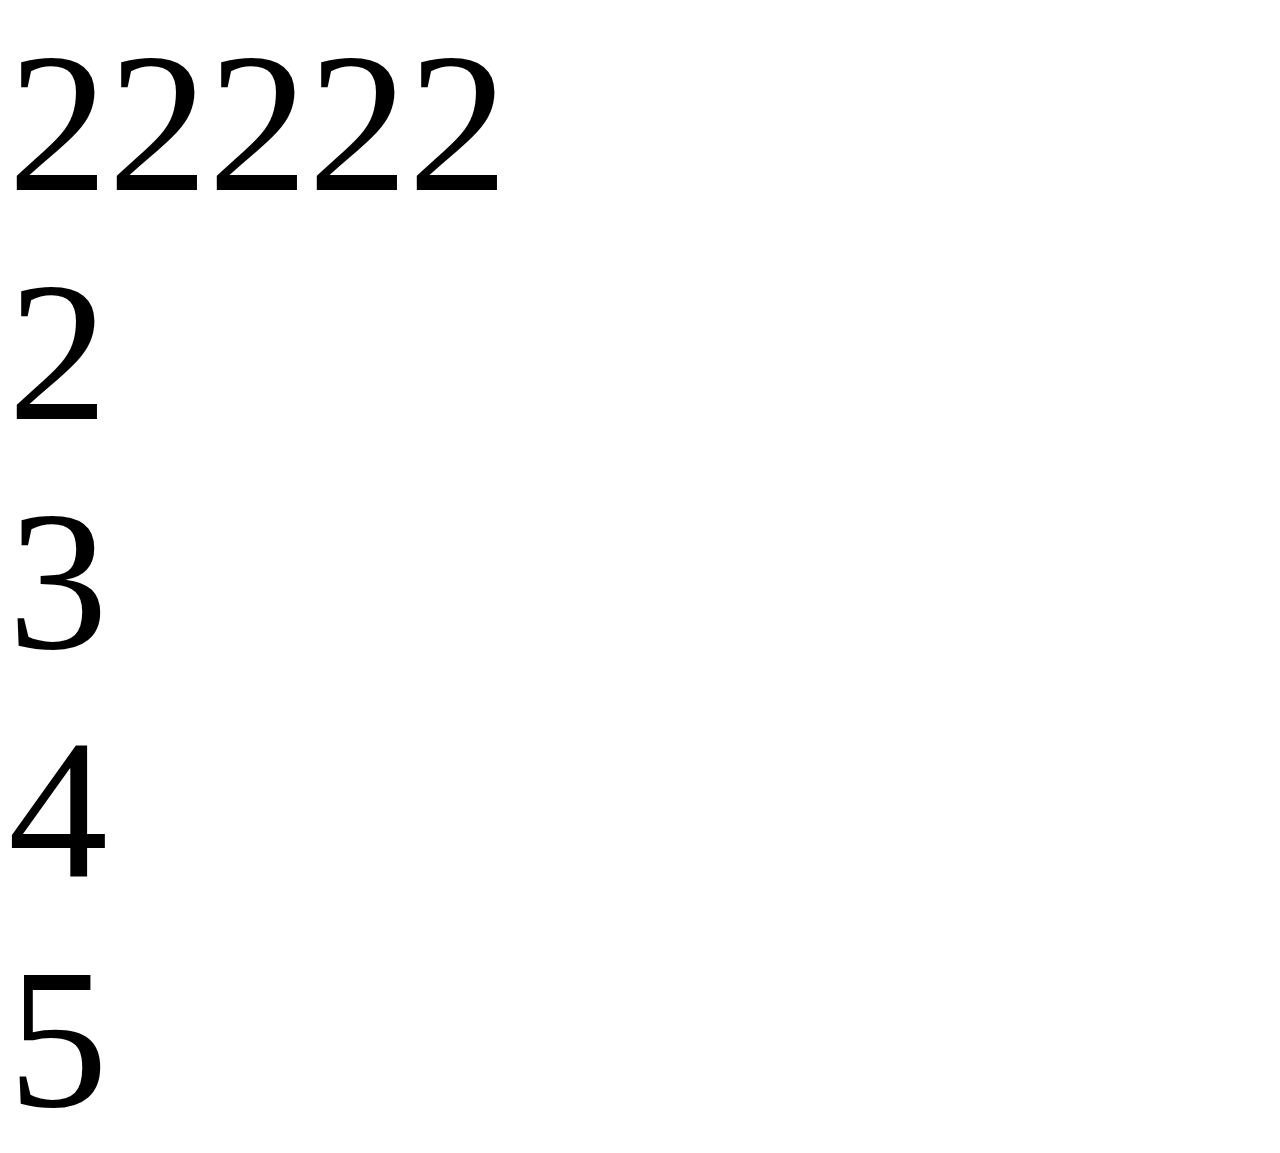
<file: demo/weather.html>
<!DOCTYPE html>
<html lang="en">
<head>
    <meta charset="UTF-8">
    <meta name="viewport"
          content="width=device-width, user-scalable=no, initial-scale=1.0, maximum-scale=1.0, minimum-scale=1.0">
    <title>Title</title>
    <script src="js/jquery.min.js"></script>

    <style>
        div{
            width: 1rem;   /*32px*/
            height: 1rem;
        }
    </style>
</head>
<body>
<div>
    <a>22222</a>
    <a>2</a>
    <a>3</a>
    <a>4</a>
    <a>5</a>
</div>
<script>
    $(window).on('resize',function(){
        var width=$(window).width();
        var size=(width/640)*100;
        $('html').css('font-size',size);
    }).trigger('resize');
</script>

</body>
</html>
</file>
<file: css/base.css>
/*公共css样式*/
body{
    font-family: "Microsoft YaHei",sans-serif;
    font-size: 14px;
    color: #333;
}
a{
    text-decoration: none;
    color: #333;
}
a:hover{
    text-decoration: none;
    color: #333;
}
/*左边距*/
.m_l10{
    margin-left: 10px;
}
/*右边距*/
.m_r10{
    margin-right: 10px;
}
/*自定义字体*/
@font-face {
    font-family: 'wjs';
    src: url('../fonts/MiFie-Web-Font.eot'); /* IE9*/
    src: url('../fonts/MiFie-Web-Font.eot') format('embedded-opentype'), /* IE6-IE8 */
    url('../fonts/MiFie-Web-Font.woff') format('woff'), /* chrome、firefox */
    url('../fonts/MiFie-Web-Font.ttf') format('truetype'), /* chrome、firefox、opera、Safari, Android, iOS 4.2+*/
    url('../fonts/MiFie-Web-Font.svg') format('svg'); /* iOS 4.1- */
}
/*自定义字体使用样式*/
.wjs_icon{
    font-family: wjs;
}

/*手机图标对应的编码*/
.wjs_icon_phone::before{
    content: "\e908";
}
/*电话图标对应的编码*/
.wjs_icon_tel::before{
    content: "\e909";
    font-size: 14px;
}
/*wjs logo*/
.wjs_icon_logo::before{
    content: "\e920";
}
/*wjs 文本*/
.wjs_icon_text::before{
    content: "\e93e";
}
.wjs_icon_new01::before{
    content: "\e90e";
}
.wjs_icon_new02::before{
    content: "\e90f";
}
.wjs_icon_new03::before{
    content: "\e910";
}
.wjs_icon_new04::before{
    content: "\e911";
}
.wjs_icon_partner01::before{
    content:"\e946";
}
.wjs_icon_partner02::before{
    content: "\e92f";
}
.wjs_icon_partner03::before{
    content: "\e92e";
}
.wjs_icon_partner04::before{
    content: "\e92a";
}
.wjs_icon_partner05::before{
    content: "\e929";
}
.wjs_icon_partner06::before{
    content: "\e931";
}
.wjs_icon_partner07::before{
    content: "\e92c";
}
.wjs_icon_partner08::before{
    content: "\e92b";
}
.wjs_icon_partner09::before{
    content: "\e92d";
}
.wjs_iconn_E903::before{
    content: "\e903";
}
.wjs_icon_E906::before{
    content: "\e906";
}
.wjs_icon_E905::before{
    content: "\e905";
}
.wjs_icon_E907::before{
    content: "\e907";
}
.wjs_icon_E901::before{
    content: "\e901";
}
.wjs_icon_E900::before{
    content: "\e900";
}
.wjs_icon_E904::before{
    content: "\e904";
}
.wjs_icon_E902::before{
    content: "\e902";
}
.wjs_icon_E906::before{
    content: "\e906";
}
</file>
<file: css/wjs_index.css>
/*定义变量*/
/*头部块样式*/
.wjs_header {
  height: 50px;
  line-height: 50px;
  border-bottom: 1px solid #ccc;
}
.wjs_header .row {
  height: 100%;
  text-align: center;
}
.wjs_header .row > div:nth-of-type(-n+3) {
  border-right: 1px solid #ccc;
}
.wjs_header .row > div:nth-of-type(-n+3) > .wjs_code {
  position: relative;
  display: block;
}
.wjs_header .row > div:nth-of-type(-n+3) > .wjs_code > img {
  display: none;
  position: absolute;
  top: 49px;
  left: 50%;
  transform: translateX(-50%);
  border: 1px solid #ccc;
  border-top: none;
  z-index: 999;
}
.wjs_header .row > div:nth-of-type(-n+3) > .wjs_code:hover > img {
  display: block;
}
.wjs_header .row > div:nth-last-of-type(1) > .btn-danger {
  background-color: #e92322;
  border-color: #e92322;
}
.wjs_header .row > div:nth-last-of-type(1) > .btn {
  padding: 3px 15px;
}
.wjs_header .row > div:nth-last-of-type(1) > .btn-link {
  color: #333;
}
.wjs_header .row > div:nth-last-of-type(1) > .btn-link:hover {
  text-decoration: none;
}
/*导航样式*/
.wjs_nav {
  /*修改导航项的样式*/
}
.wjs_nav.navbar {
  margin-bottom: 0;
}
.wjs_nav .navbar-brand {
  height: 80px;
  line-height: 50px;
}
.wjs_nav .navbar-brand > .wjs_icon {
  font-size: 40px;
}
.wjs_nav .navbar-brand > span:first-of-type {
  color: #e92322;
}
.wjs_nav .navbar-brand > span:last-of-type {
  color: #333;
}
.wjs_nav .navbar-nav > li > a {
  line-height: 50px;
  font-size: 16px;
}
.wjs_nav .navbar-nav > li > a:hover,
.wjs_nav .navbar-nav > li a:focus {
  color: #777;
  border-bottom: 3px solid #e92322;
}
.wjs_nav .navbar-nav .active > a,
.wjs_nav .navbar-nav .active a:hover,
.wjs_nav .navbar-nav .active a:focus {
  background-color: transparent;
  border-bottom: 3px solid #e92322;
}
.wjs_nav .navbar-toggle {
  margin-top: 23px;
}
/*轮播图样式*/
.wjs_banner .mobileImg {
  width: 100%;
  display: block;
}
.wjs_banner .mobileImg > img {
  width: 100%;
  display: block;
}
.wjs_banner .pcImg {
  width: 100%;
  height: 410px;
  display: block;
  /*设置背景图片了*/
  /*设置图片居中显示*/
  background-position: center center;
  /*设置背景图片的大小*/
  background-size: cover;
}
/*信息块样式*/
.wjs_info {
  padding: 30px;
}
.wjs_info .wjs_icon {
  font-size: 30px;
}
.wjs_info .row > div {
  margin-top: 20px;
}
.wjs_info .row > div > a:hover {
  color: #e92322;
}
/*预约块样式*/
.wjs_reverse {
  height: 60px;
  line-height: 60px;
  border-top: 1px solid #ccc;
  border-bottom: 1px solid #ccc;
}
.wjs_reverse .wjs_icon {
  font-size: 18px;
}
.wjs_reverse .reverse_now {
  color: #e92322;
  border-bottom: 1px dashed #e92322;
}
.wjs_reverse a:hover {
  color: #e92322;
}
/*产品块样式*/
.wjs_product {
  clear: both;
  background-color: #eee;
  padding: 20px;
  /*导航项样式的修改*/
  /*产品详细信息块样式*/
}
.wjs_product .tabs_parent {
  width: 100%;
  overflow: hidden;
}
.wjs_product .nav-tabs > li {
  margin-bottom: 0px;
  padding: 0px 14px;
}
.wjs_product .nav-tabs > li > a {
  line-height: 50px;
  border-radius: 0px;
  border: none;
  background-color: transparent;
}
.wjs_product .nav-tabs > li > a:hover {
  border-bottom: 3px solid #e92322;
}
.wjs_product .nav-tabs > li.active > a,
.wjs_product .nav-tabs > li.active a:hover,
.wjs_product .nav-tabs > li.active a:focus {
  border: none;
  border-radius: 0;
  background-color: #eee;
  border-bottom: 3px solid #e92322;
}
.wjs_product .wjs_pBox {
  height: 150px;
  margin-top: 20px;
  background-color: #fff;
  /*设置当前active样式*/
}
.wjs_product .wjs_pBox .wjs_pLeft {
  /*width: 100%;*/
  margin-right: 100px;
  height: 150px;
  padding-top: 10px;
  font-size: 12px;
}
.wjs_product .wjs_pBox .wjs_pLeft > p {
  width: 100%;
  text-align: center;
  font-size: 16px;
}
.wjs_product .wjs_pBox .wjs_pLeft .row {
  margin-left: -10px;
  margin-right: -10px;
}
.wjs_product .wjs_pBox .wjs_pLeft .row > div:nth-of-type(even) {
  text-align: right;
}
.wjs_product .wjs_pBox .wjs_pRight {
  width: 100px;
  height: 150px;
  position: absolute;
  right: 15px;
  top: 20px;
  border-left: 1px dashed #ccc;
  text-align: center;
  padding-top: 30px;
}
.wjs_product .wjs_pBox .wjs_pRight > .wjs_tip {
  width: 100%;
  position: absolute;
  left: 50%;
  top: 20px;
  transform: translateX(-50%);
}
.wjs_product .wjs_pBox .wjs_pRight > .wjs_tip > span {
  cursor: pointer;
}
.wjs_product .wjs_pBox .wjs_pRight > .wjs_tip > span:first-of-type {
  color: red;
  border: 1px solid red;
}
.wjs_product .wjs_pBox .wjs_pRight > .wjs_tip > span:last-of-type {
  color: blue;
  border: 1px solid blue;
}
.wjs_product .wjs_pBox .wjs_pRight > b {
  font-size: 40px;
  color: #e92322;
}
.wjs_product .wjs_pBox .wjs_pRight > sub {
  color: #e92322;
  bottom: 0;
}
.wjs_product .wjs_pBox .wjs_pRight::before,
.wjs_product .wjs_pBox .wjs_pRight::after {
  content: "";
  width: 10px;
  height: 10px;
  border-radius: 50%;
  background-color: #eee;
  position: absolute;
  left: -5px;
}
.wjs_product .wjs_pBox .wjs_pRight::before {
  top: -5px;
  box-shadow: 0px -1px 1px #ddd inset;
}
.wjs_product .wjs_pBox .wjs_pRight::after {
  bottom: -5px;
  box-shadow: 0px 1px 1px #ddd inset;
}
.wjs_product .wjs_pBox.active {
  background-color: #e92322;
}
.wjs_product .wjs_pBox.active > .wjs_pRight > b,
.wjs_product .wjs_pBox.active > .wjs_pRight sub,
.wjs_product .wjs_pBox.active > .wjs_pRight p {
  color: #fff;
}
.wjs_product .wjs_pBox.active > .wjs_pLeft {
  color: #fff;
  position: relative;
  /*使用伪添加左上角的标志*/
}
.wjs_product .wjs_pBox.active > .wjs_pLeft::before {
  content: "\e915";
  /*一定要记得设置字体*/
  font-family: "wjs";
  position: absolute;
  left: 0;
  top: -5px;
  font-size: 25px;
}
/*新闻块样式*/
.wjs_news {
  padding: 20px;
  /*添加虚线边框*/
  /*新闻列表样式*/
}
.wjs_news .wjs_nTitle {
  line-height: 50px;
  font-size: 25px;
  border-bottom: 1px solid #ccc;
  text-align: center;
  position: relative;
}
.wjs_news .wjs_nTitle::before {
  content: "";
  width: 8px;
  height: 8px;
  border-radius: 4px;
  border: 1px solid #ccc;
  position: absolute;
  bottom: -4px;
  right: -8px;
}
.wjs_news .wjs_newsLine {
  width: 1px;
  height: 100%;
  position: absolute;
  border-left: 1px dashed #e92322;
  left: 45px;
  top: 0;
}
.wjs_news .nav-tabs {
  border-bottom: none;
  position: relative;
  /*使用伪元素添加虚线:伪元素必须要求父元素有具体的宽高值。所谓具体的宽高值是指在样式中设置了width/height*/
  /*&::before{
      content: "";
      width: 1px;
      height: 100%;
      position: absolute;
      border-left: 1px solid @baseColor;
      left: 0;
      top:0;
    }*/
  /*使用媒体查询设置w在768~992之间的li元素的样式*/
  /*使用媒体查询设置w<768时li元素的样式*/
}
.wjs_news .nav-tabs > li {
  margin-bottom: 60px;
}
.wjs_news .nav-tabs > li > a {
  background-color: #ccc;
  width: 60px;
  height: 60px;
  border-radius: 50%;
  border: none;
}
.wjs_news .nav-tabs > li > a:hover {
  border: none;
  background-color: #e92322;
}
.wjs_news .nav-tabs > li.active > a,
.wjs_news .nav-tabs > li.active a:hover,
.wjs_news .nav-tabs > li.active a:focus {
  border: none;
  background-color: #e92322;
}
.wjs_news .nav-tabs > li .wjs_icon {
  font-size: 30px;
  color: #fff;
}
.wjs_news .nav-tabs > li:last-of-type {
  margin-bottom: 0px;
}
@media screen and (min-width: 768px) and (max-width: 992px) {
  .wjs_news .nav-tabs > li {
    margin: 20px 30px;
  }
}
@media screen and (max-width: 768px) {
  .wjs_news .nav-tabs > li {
    margin: 20px 0px;
    width: 25%;
  }
}
.wjs_news .wjs_newslist {
  list-style: none;
}
.wjs_news .wjs_newslist > li {
  line-height: 60px;
}
/*使用伙伴样式*/
.wjs_partner {
  background-color: #eee;
  padding: 20px;
  text-align: center;
}
.wjs_partner h3 {
  width: 100%;
  text-align: center;
}
.wjs_partner ul {
  list-style: none;
  display: inline-block;
}
.wjs_partner ul > li {
  float: left;
  margin-left: 20px;
}
.wjs_partner .wjs_icon {
  font-size: 80px;
}
</file>
<file: css/wjs_nav.css>
.navbar-default {
    background-color: #f8f8f8;
    border-color: #e7e7e7;
}
.navbar-default .navbar-brand {
    color: #777;
}
.navbar-default .navbar-brand:hover,
.navbar-default .navbar-brand:focus {
    color: #5e5e5e;
    background-color: transparent;
}
.navbar-default .navbar-text {
    color: #777;
}
.navbar-default .navbar-nav > li > a {
    color: #777;
}
.navbar-default .navbar-nav > li > a:hover,
.navbar-default .navbar-nav > li > a:focus {
    color: #333;
    background-color: transparent;
}
.navbar-default .navbar-nav > .active > a,
.navbar-default .navbar-nav > .active > a:hover,
.navbar-default .navbar-nav > .active > a:focus {
    color: #555;
    background-color: #e7e7e7;
}
.navbar-default .navbar-nav > .disabled > a,
.navbar-default .navbar-nav > .disabled > a:hover,
.navbar-default .navbar-nav > .disabled > a:focus {
    color: #ccc;
    background-color: transparent;
}
.navbar-default .navbar-toggle {
    border-color: #ddd;
}
.navbar-default .navbar-toggle:hover,
.navbar-default .navbar-toggle:focus {
    background-color: #ddd;
}
.navbar-default .navbar-toggle .icon-bar {
    background-color: #888;
}
.navbar-default .navbar-collapse,
.navbar-default .navbar-form {
    border-color: #e7e7e7;
}
.navbar-default .navbar-nav > .open > a,
.navbar-default .navbar-nav > .open > a:hover,
.navbar-default .navbar-nav > .open > a:focus {
    color: #555;
    background-color: #e7e7e7;
}
@media (max-width: 767px) {
    .navbar-default .navbar-nav .open .dropdown-menu > li > a {
        color: #777;
    }
    .navbar-default .navbar-nav .open .dropdown-menu > li > a:hover,
    .navbar-default .navbar-nav .open .dropdown-menu > li > a:focus {
        color: #333;
        background-color: transparent;
    }
    .navbar-default .navbar-nav .open .dropdown-menu > .active > a,
    .navbar-default .navbar-nav .open .dropdown-menu > .active > a:hover,
    .navbar-default .navbar-nav .open .dropdown-menu > .active > a:focus {
        color: #555;
        background-color: #e7e7e7;
    }
    .navbar-default .navbar-nav .open .dropdown-menu > .disabled > a,
    .navbar-default .navbar-nav .open .dropdown-menu > .disabled > a:hover,
    .navbar-default .navbar-nav .open .dropdown-menu > .disabled > a:focus {
        color: #ccc;
        background-color: transparent;
    }
}
.navbar-default .navbar-link {
    color: #777;
}
.navbar-default .navbar-link:hover {
    color: #333;
}
.navbar-default .btn-link {
    color: #777;
}
.navbar-default .btn-link:hover,
.navbar-default .btn-link:focus {
    color: #333;
}
.navbar-default .btn-link[disabled]:hover,
fieldset[disabled] .navbar-default .btn-link:hover,
.navbar-default .btn-link[disabled]:focus,
fieldset[disabled] .navbar-default .btn-link:focus {
    color: #ccc;
}
</file>
<file: css/test.css>
div {
  color: #e92322;
}
a {
  color: #e92322;
}
p {
  color: #e92322;
}
</file>
<file: demo/css/adapter.css>
@media screen and (device-width: 320px) {
  html {
    font-size: 16px;
  }
}
@media screen and (device-width: 360px) {
  html {
    font-size: 18px;
  }
}
@media screen and (device-width: 375px) {
  html {
    font-size: 18.75px;
  }
}
@media screen and (device-width: 414px) {
  html {
    font-size: 20.7px;
  }
}
</file>
<file: demo/css/base.css>
body,
ul,
li,
h3,
h4,
p {
  padding: 0;
  margin: 0;
}
body {
  background-color: #f7f4f1;
}
a {
  display: block;
  text-decoration: none;
}
.layout {
  max-width: 640px;
  margin: 0 auto;
}
</file>
